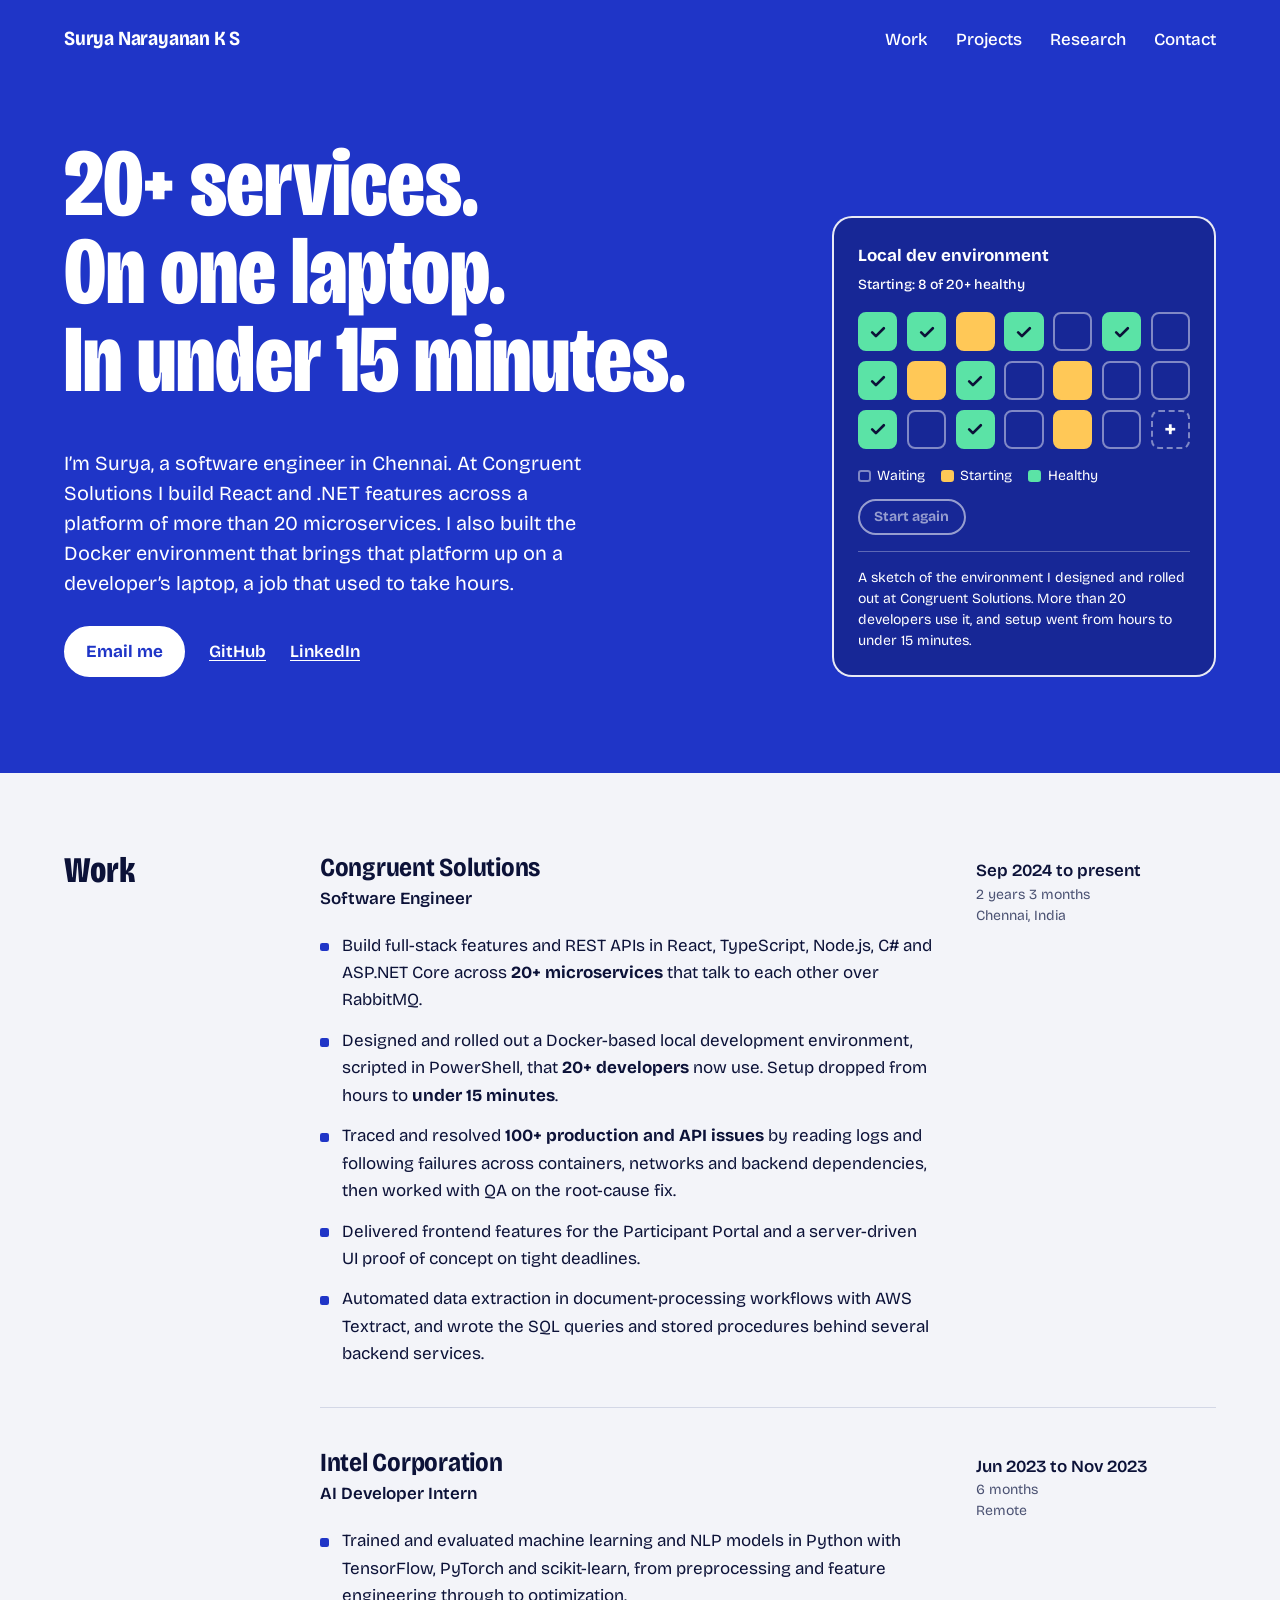
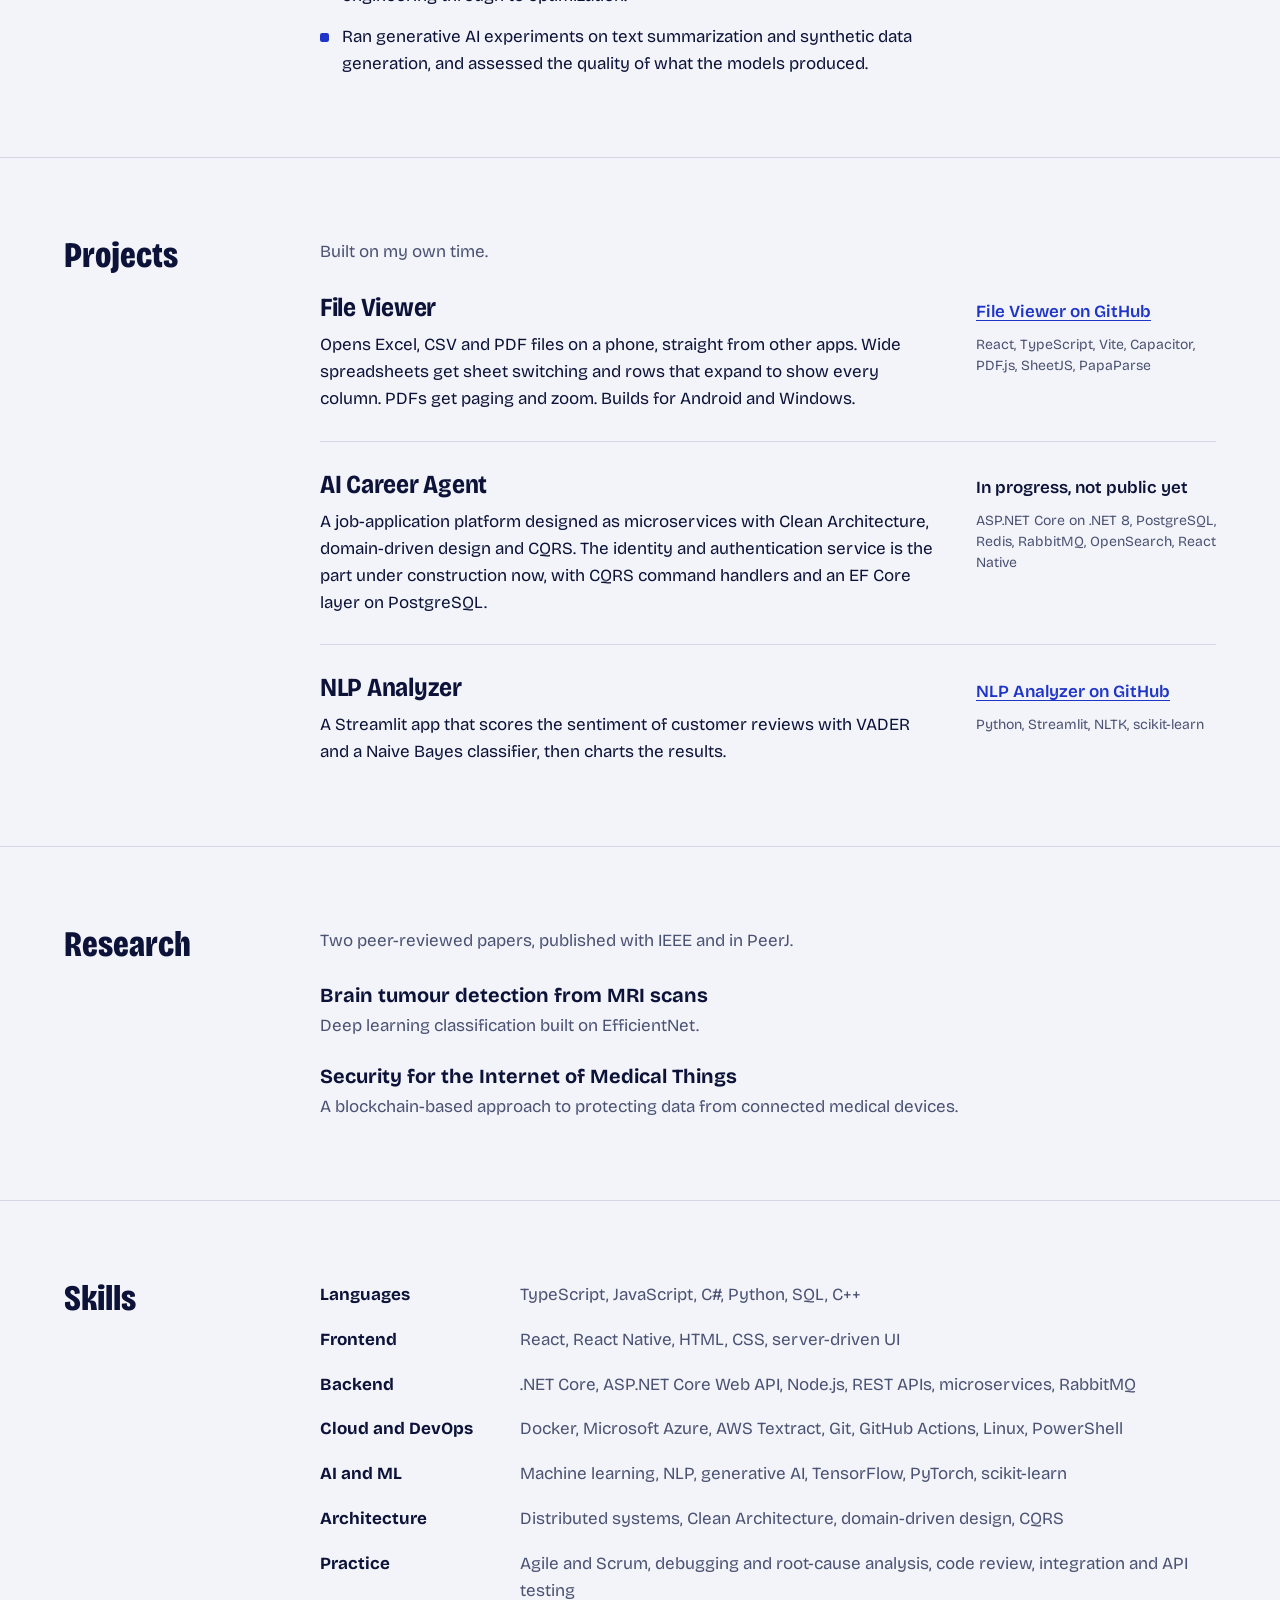
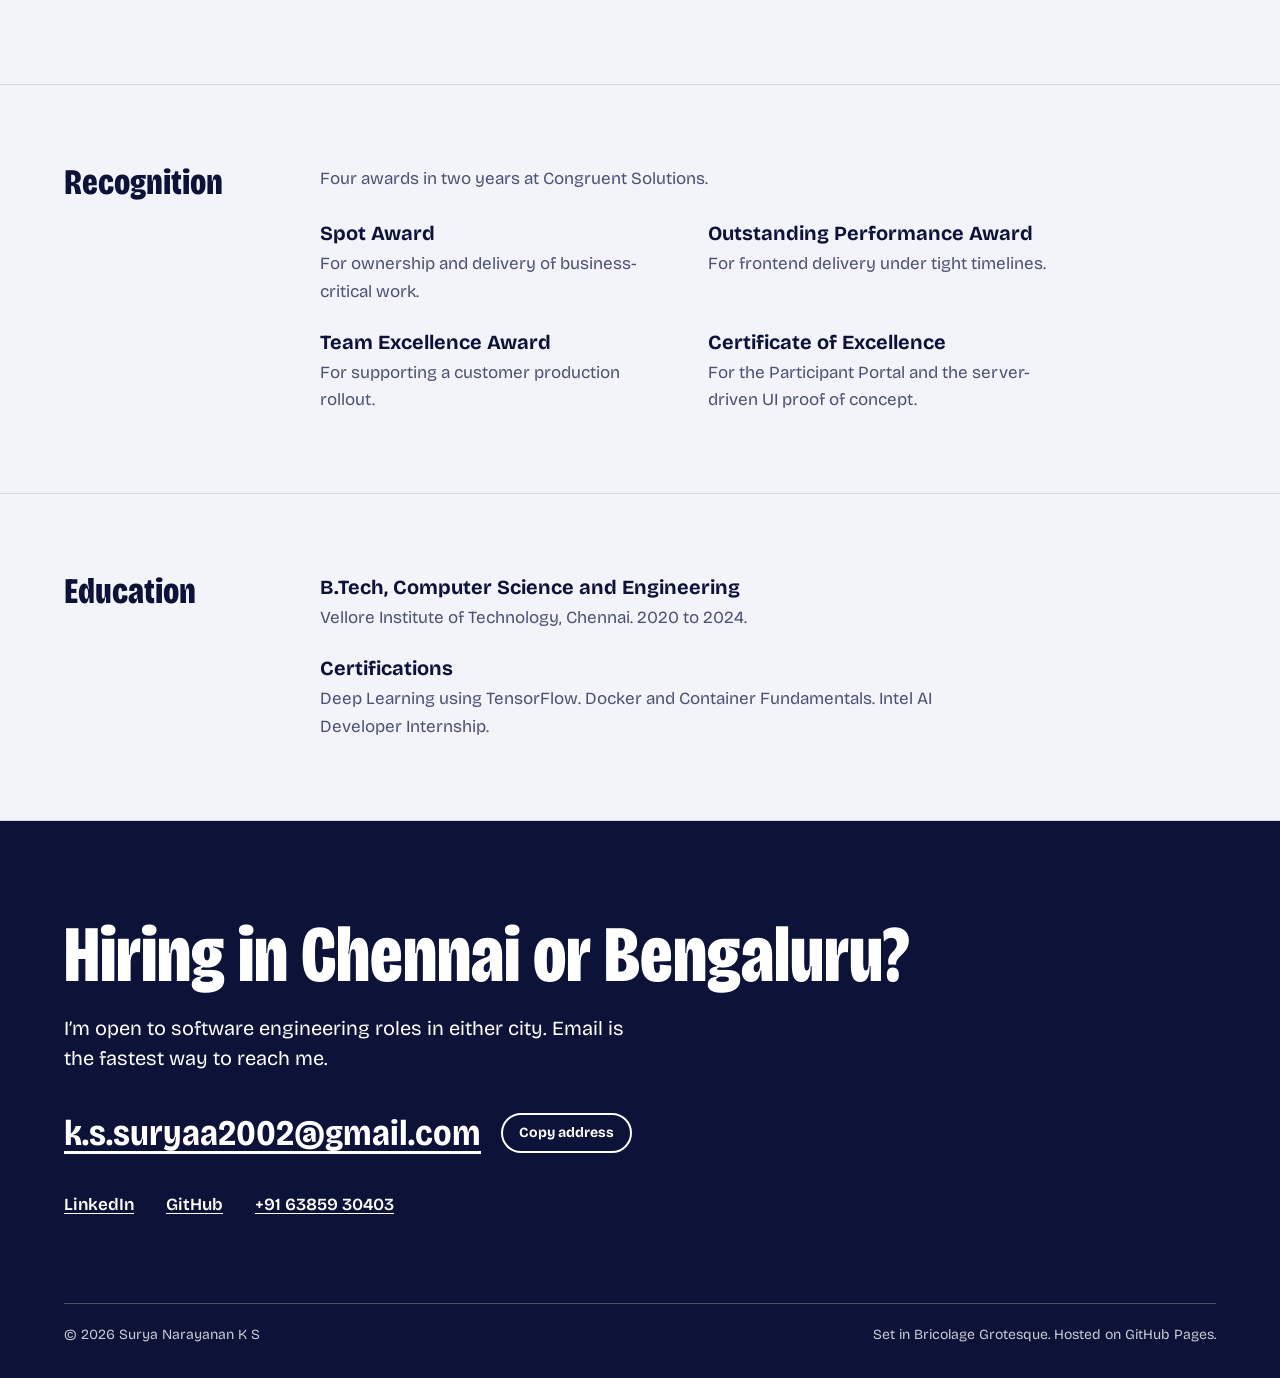
<file: index.html>
<!doctype html>
<html lang="en">
<head>
  <meta charset="utf-8">
  <meta name="viewport" content="width=device-width, initial-scale=1, viewport-fit=cover">
  <title>Surya Narayanan K S, software engineer in Chennai</title>
  <meta name="description" content="Full-stack software engineer in Chennai. React, TypeScript, Node.js and .NET on a platform of 20+ microservices, plus the Docker tooling that starts it on a laptop in under 15 minutes.">
  <meta name="author" content="Surya Narayanan K S">
  <meta name="theme-color" content="#1f35c7">
  <link rel="canonical" href="https://sn1502.github.io/surya-portfolio/">

  <meta property="og:type" content="profile">
  <meta property="og:title" content="Surya Narayanan K S, software engineer in Chennai">
  <meta property="og:description" content="Full-stack engineer working across React, Node.js and .NET on a platform of 20+ microservices.">
  <meta property="og:url" content="https://sn1502.github.io/surya-portfolio/">
  <meta property="og:image" content="https://sn1502.github.io/surya-portfolio/assets/og.png">
  <meta property="og:image:width" content="1200">
  <meta property="og:image:height" content="630">
  <meta name="twitter:card" content="summary_large_image">

  <link rel="icon" href="assets/favicon.svg" type="image/svg+xml">
  <link rel="preload" href="assets/fonts/bricolage-grotesque-latin.woff2" as="font" type="font/woff2" crossorigin>
  <link rel="stylesheet" href="assets/site.css">

  <script type="application/ld+json">
  {
    "@context": "https://schema.org",
    "@type": "Person",
    "name": "Surya Narayanan K S",
    "jobTitle": "Software Engineer",
    "url": "https://sn1502.github.io/surya-portfolio/",
    "email": "mailto:k.s.suryaa2002@gmail.com",
    "address": { "@type": "PostalAddress", "addressLocality": "Chennai", "addressCountry": "IN" },
    "worksFor": { "@type": "Organization", "name": "Congruent Solutions" },
    "alumniOf": { "@type": "CollegeOrUniversity", "name": "Vellore Institute of Technology, Chennai" },
    "knowsAbout": ["React", "TypeScript", "Node.js", "C#", ".NET", "ASP.NET Core", "Docker", "RabbitMQ", "Microsoft Azure", "Python", "Machine learning"],
    "sameAs": [
      "https://github.com/SN1502",
      "https://www.linkedin.com/in/surya-narayanan-kodavasal-swaminathan-b177851ba"
    ]
  }
  </script>
</head>
<body>
  <a class="skip" href="#work">Skip to work</a>

  <header class="hero">
    <div class="shell">
      <div class="masthead">
        <a class="masthead__name" href="#top" id="top">Surya Narayanan K S</a>
        <nav class="masthead__nav" aria-label="Sections">
          <ul>
            <li><a href="#work">Work</a></li>
            <li><a href="#projects">Projects</a></li>
            <li><a href="#research">Research</a></li>
            <li><a href="#contact">Contact</a></li>
          </ul>
        </nav>
      </div>

      <div class="hero__body">
        <div class="hero__lead">
          <h1 class="hero__claim">
            <span>20+ services.</span>
            <span>On one laptop.</span>
            <span>In under 15 minutes.</span>
          </h1>

          <p class="hero__intro">I’m Surya, a software engineer in Chennai. At Congruent Solutions I build React and .NET features across a platform of more than 20 microservices. I also built the Docker environment that brings that platform up on a developer’s laptop, a job that used to take hours.</p>
          <div class="hero__actions">
            <a class="button" href="mailto:k.s.suryaa2002@gmail.com">Email me</a>
            <a href="https://github.com/SN1502" rel="me noopener">GitHub</a>
            <a href="https://www.linkedin.com/in/surya-narayanan-kodavasal-swaminathan-b177851ba" rel="me noopener">LinkedIn</a>
          </div>
        </div>

        <figure class="board" id="board" aria-labelledby="board-title">
          <div class="board__head">
            <p class="board__title" id="board-title">Local dev environment</p>
            <p class="board__status" id="board-status" role="status">All services healthy</p>
          </div>

          <div class="board__grid" id="board-grid" aria-hidden="true">
            <div class="tile" data-state="healthy"></div>
            <div class="tile" data-state="healthy"></div>
            <div class="tile" data-state="healthy"></div>
            <div class="tile" data-state="healthy"></div>
            <div class="tile" data-state="healthy"></div>
            <div class="tile" data-state="healthy"></div>
            <div class="tile" data-state="healthy"></div>
            <div class="tile" data-state="healthy"></div>
            <div class="tile" data-state="healthy"></div>
            <div class="tile" data-state="healthy"></div>
            <div class="tile" data-state="healthy"></div>
            <div class="tile" data-state="healthy"></div>
            <div class="tile" data-state="healthy"></div>
            <div class="tile" data-state="healthy"></div>
            <div class="tile" data-state="healthy"></div>
            <div class="tile" data-state="healthy"></div>
            <div class="tile" data-state="healthy"></div>
            <div class="tile" data-state="healthy"></div>
            <div class="tile" data-state="healthy"></div>
            <div class="tile" data-state="healthy"></div>
            <div class="tile tile--more">+</div>
          </div>

          <div class="board__foot">
            <ul class="board__legend">
              <li><span class="swatch"></span>Waiting</li>
              <li><span class="swatch swatch--starting"></span>Starting</li>
              <li><span class="swatch swatch--healthy"></span>Healthy</li>
            </ul>
            <button class="board__replay" id="board-replay" type="button" hidden>Start again</button>
          </div>

          <figcaption class="board__note">A sketch of the environment I designed and rolled out at Congruent Solutions. More than 20 developers use it, and setup went from hours to under 15 minutes.</figcaption>
        </figure>
      </div>
    </div>
  </header>

  <main>
    <section class="section" id="work" aria-labelledby="work-title">
      <div class="shell section__grid">
        <h2 class="section__title" id="work-title">Work</h2>
        <div>
          <article class="role">
            <div class="role__head">
              <h3 class="role__org">Congruent Solutions</h3>
              <p class="role__title">Software Engineer</p>
            </div>
            <div class="role__meta">
              <p class="role__dates">Sep 2024 to present</p>
              <p><span data-since="2024-09">2 years 1 month</span></p>
              <p>Chennai, India</p>
            </div>
            <ul class="role__points">
              <li>Build full-stack features and REST APIs in React, TypeScript, Node.js, C# and ASP.NET Core across <strong>20+ microservices</strong> that talk to each other over RabbitMQ.</li>
              <li>Designed and rolled out a Docker-based local development environment, scripted in PowerShell, that <strong>20+ developers</strong> now use. Setup dropped from hours to <strong>under 15 minutes</strong>.</li>
              <li>Traced and resolved <strong>100+ production and API issues</strong> by reading logs and following failures across containers, networks and backend dependencies, then worked with QA on the root-cause fix.</li>
              <li>Delivered frontend features for the Participant Portal and a server-driven UI proof of concept on tight deadlines.</li>
              <li>Automated data extraction in document-processing workflows with AWS Textract, and wrote the SQL queries and stored procedures behind several backend services.</li>
            </ul>
          </article>

          <article class="role">
            <div class="role__head">
              <h3 class="role__org">Intel Corporation</h3>
              <p class="role__title">AI Developer Intern</p>
            </div>
            <div class="role__meta">
              <p class="role__dates">Jun 2023 to Nov 2023</p>
              <p>6 months</p>
              <p>Remote</p>
            </div>
            <ul class="role__points">
              <li>Trained and evaluated machine learning and NLP models in Python with TensorFlow, PyTorch and scikit-learn, from preprocessing and feature engineering through to optimization.</li>
              <li>Ran generative AI experiments on text summarization and synthetic data generation, and assessed the quality of what the models produced.</li>
            </ul>
          </article>
        </div>
      </div>
    </section>

    <section class="section" id="projects" aria-labelledby="projects-title">
      <div class="shell section__grid">
        <h2 class="section__title" id="projects-title">Projects</h2>
        <div>
          <p class="section__lede">Built on my own time.</p>

          <article class="project">
            <div>
              <h3 class="project__name">File Viewer</h3>
              <p class="project__what">Opens Excel, CSV and PDF files on a phone, straight from other apps. Wide spreadsheets get sheet switching and rows that expand to show every column. PDFs get paging and zoom. Builds for Android and Windows.</p>
            </div>
            <div class="project__meta">
              <a href="https://github.com/SN1502/file-viewer-app" rel="noopener">File Viewer on GitHub</a>
              <p>React, TypeScript, Vite, Capacitor, PDF.js, SheetJS, PapaParse</p>
            </div>
          </article>

          <article class="project">
            <div>
              <h3 class="project__name">AI Career Agent</h3>
              <p class="project__what">A job-application platform designed as microservices with Clean Architecture, domain-driven design and CQRS. The identity and authentication service is the part under construction now, with CQRS command handlers and an EF Core layer on PostgreSQL.</p>
            </div>
            <div class="project__meta">
              <p class="project__state">In progress, not public yet</p>
              <p>ASP.NET Core on .NET 8, PostgreSQL, Redis, RabbitMQ, OpenSearch, React Native</p>
            </div>
          </article>

          <article class="project">
            <div>
              <h3 class="project__name">NLP Analyzer</h3>
              <p class="project__what">A Streamlit app that scores the sentiment of customer reviews with VADER and a Naive Bayes classifier, then charts the results.</p>
            </div>
            <div class="project__meta">
              <a href="https://github.com/SN1502/NLP-analyzer" rel="noopener">NLP Analyzer on GitHub</a>
              <p>Python, Streamlit, NLTK, scikit-learn</p>
            </div>
          </article>
        </div>
      </div>
    </section>

    <section class="section" id="research" aria-labelledby="research-title">
      <div class="shell section__grid">
        <h2 class="section__title" id="research-title">Research</h2>
        <div>
          <p class="section__lede">Two peer-reviewed papers, published with IEEE and in PeerJ.</p>
          <ul class="entries">
            <li>
              <h3>Brain tumour detection from MRI scans</h3>
              <p>Deep learning classification built on EfficientNet.</p>
            </li>
            <li>
              <h3>Security for the Internet of Medical Things</h3>
              <p>A blockchain-based approach to protecting data from connected medical devices.</p>
            </li>
          </ul>
        </div>
      </div>
    </section>

    <section class="section" id="skills" aria-labelledby="skills-title">
      <div class="shell section__grid">
        <h2 class="section__title" id="skills-title">Skills</h2>
        <dl class="skills">
          <div>
            <dt>Languages</dt>
            <dd>TypeScript, JavaScript, C#, Python, SQL, C++</dd>
          </div>
          <div>
            <dt>Frontend</dt>
            <dd>React, React Native, HTML, CSS, server-driven UI</dd>
          </div>
          <div>
            <dt>Backend</dt>
            <dd>.NET Core, ASP.NET Core Web API, Node.js, REST APIs, microservices, RabbitMQ</dd>
          </div>
          <div>
            <dt>Cloud and DevOps</dt>
            <dd>Docker, Microsoft Azure, AWS Textract, Git, GitHub Actions, Linux, PowerShell</dd>
          </div>
          <div>
            <dt>AI and ML</dt>
            <dd>Machine learning, NLP, generative AI, TensorFlow, PyTorch, scikit-learn</dd>
          </div>
          <div>
            <dt>Architecture</dt>
            <dd>Distributed systems, Clean Architecture, domain-driven design, CQRS</dd>
          </div>
          <div>
            <dt>Practice</dt>
            <dd>Agile and Scrum, debugging and root-cause analysis, code review, integration and API testing</dd>
          </div>
        </dl>
      </div>
    </section>

    <section class="section" id="recognition" aria-labelledby="recognition-title">
      <div class="shell section__grid">
        <h2 class="section__title" id="recognition-title">Recognition</h2>
        <div>
          <p class="section__lede">Four awards in two years at Congruent Solutions.</p>
          <ul class="entries entries--pairs">
            <li>
              <h3>Spot Award</h3>
              <p>For ownership and delivery of business-critical work.</p>
            </li>
            <li>
              <h3>Outstanding Performance Award</h3>
              <p>For frontend delivery under tight timelines.</p>
            </li>
            <li>
              <h3>Team Excellence Award</h3>
              <p>For supporting a customer production rollout.</p>
            </li>
            <li>
              <h3>Certificate of Excellence</h3>
              <p>For the Participant Portal and the server-driven UI proof of concept.</p>
            </li>
          </ul>
        </div>
      </div>
    </section>

    <section class="section" id="education" aria-labelledby="education-title">
      <div class="shell section__grid">
        <h2 class="section__title" id="education-title">Education</h2>
        <ul class="entries">
          <li>
            <h3>B.Tech, Computer Science and Engineering</h3>
            <p>Vellore Institute of Technology, Chennai. 2020 to 2024.</p>
          </li>
          <li>
            <h3>Certifications</h3>
            <p>Deep Learning using TensorFlow. Docker and Container Fundamentals. Intel AI Developer Internship.</p>
          </li>
        </ul>
      </div>
    </section>
  </main>

  <footer class="closing" id="contact">
    <div class="shell">
      <h2 class="closing__title">Hiring in Chennai or Bengaluru?</h2>
      <p class="closing__lede">I’m open to software engineering roles in either city. Email is the fastest way to reach me.</p>

      <div class="closing__email">
        <a href="mailto:k.s.suryaa2002@gmail.com" id="email">k.s.suryaa2002@gmail.com</a>
        <button class="copy" id="copy-email" type="button" hidden>Copy address</button>
        <span class="copy__status" id="copy-status" role="status"></span>
      </div>

      <ul class="closing__links">
        <li><a href="https://www.linkedin.com/in/surya-narayanan-kodavasal-swaminathan-b177851ba" rel="me noopener">LinkedIn</a></li>
        <li><a href="https://github.com/SN1502" rel="me noopener">GitHub</a></li>
        <li><a href="tel:+916385930403">+91 63859 30403</a></li>
      </ul>

      <div class="colophon">
        <p>© <span id="year">2026</span> Surya Narayanan K S</p>
        <p>Set in Bricolage Grotesque. Hosted on GitHub Pages.</p>
      </div>
    </div>
  </footer>

  <script src="assets/site.js" defer></script>
</body>
</html>
</file>
<file: assets/site.css>
/* Surya Narayanan K S — portfolio
   One typeface (Bricolage Grotesque, variable: weight, width, optical size),
   one loud colour (cobalt), everything else quiet. */

@font-face {
  font-family: "Bricolage Grotesque";
  font-style: normal;
  font-display: swap;
  font-weight: 200 800;
  font-stretch: 75% 100%;
  src: url("fonts/bricolage-grotesque-latin.woff2") format("woff2");
}

:root {
  color-scheme: light dark;

  /* palette */
  --cobalt: #1f35c7;
  --cobalt-deep: #172796;
  --night: #0c1238;
  --mint: #5be3a6;
  --amber: #ffc857;

  /* roles (light) */
  --page: #f3f4f9;
  --text: #0c1238;
  --text-soft: #4b5273;
  --rule: #d3d7e6;
  --link: #1f35c7;
  --closing-ground: #0c1238;

  /* type */
  --font: "Bricolage Grotesque", "Segoe UI", system-ui, -apple-system, "Helvetica Neue", Arial, sans-serif;
  --step--1: 0.875rem;
  --step-0: 1.0625rem;
  --step-1: 1.25rem;
  --step-2: 1.625rem;
  --step-3: 2.25rem;

  /* space */
  --gutter: clamp(1rem, 4vw, 2.5rem);
  --measure: 62ch;
  --shell: 72rem;
}

@media (prefers-color-scheme: dark) {
  :root {
    --page: #090d29;
    --text: #e9ecfb;
    --text-soft: #a7afd2;
    --rule: #262f63;
    --link: #a8b7ff;
    --closing-ground: #121a4d;
  }
}

*,
*::before,
*::after {
  box-sizing: border-box;
}

html {
  -webkit-text-size-adjust: 100%;
  text-size-adjust: 100%;
  scroll-behavior: smooth;
}

body {
  margin: 0;
  background: var(--page);
  color: var(--text);
  font-family: var(--font);
  font-size: var(--step-0);
  font-weight: 400;
  line-height: 1.6;
  font-optical-sizing: auto;
  -webkit-font-smoothing: antialiased;
  text-rendering: optimizeLegibility;
}

h1,
h2,
h3,
p,
ul,
ol,
dl,
dd,
figure {
  margin: 0;
}

ul,
ol {
  padding: 0;
  list-style: none;
}

a {
  color: var(--link);
  text-decoration-thickness: 0.08em;
  text-underline-offset: 0.18em;
}

a:hover {
  text-decoration-thickness: 0.16em;
}

:focus-visible {
  outline: 3px solid var(--link);
  outline-offset: 3px;
  border-radius: 2px;
}

/* On the two coloured grounds the link colour would disappear. */
.hero :focus-visible,
.closing :focus-visible,
.skip:focus-visible {
  outline-color: var(--amber);
}

.shell {
  width: min(100% - 2 * var(--gutter), var(--shell));
  margin-inline: auto;
}

.skip {
  position: absolute;
  left: var(--gutter);
  top: -4rem;
  z-index: 10;
  padding: 0.6rem 1rem;
  background: var(--amber);
  color: var(--night);
  font-weight: 700;
  text-decoration: none;
}

.skip:focus {
  top: 0.75rem;
}

/* ------------------------------------------------------------------ hero */

.hero {
  background: var(--cobalt);
  color: #fff;
  padding-block: 1.25rem clamp(3rem, 8vw, 6rem);
}

.hero a {
  color: #fff;
}

.masthead {
  display: flex;
  flex-wrap: wrap;
  align-items: baseline;
  justify-content: space-between;
  gap: 0.5rem 2rem;
  padding-bottom: clamp(2.5rem, 7vw, 5rem);
}

.masthead__name {
  font-size: var(--step-1);
  font-weight: 700;
  font-stretch: 87%;
  letter-spacing: -0.01em;
  text-decoration: none;
}

.masthead__nav ul {
  display: flex;
  flex-wrap: wrap;
  gap: 0.25rem clamp(1rem, 4vw, 1.75rem);
}

.masthead__nav a {
  display: inline-block;
  padding-block: 0.4rem;
  font-weight: 500;
  text-decoration: none;
}

.masthead__nav a:hover {
  text-decoration: underline;
  text-decoration-thickness: 0.12em;
}

.hero__body {
  display: grid;
  gap: clamp(2.5rem, 5vw, 4rem);
}

/* The claim is sized from its own column, so the longest line always
   fills the width it has: phone, tablet, or beside the board. */
.hero__lead {
  container-type: inline-size;
}

.hero__claim {
  font-size: clamp(2.25rem, 11.8vw, 7.25rem);
  font-size: clamp(2.25rem, 13.6cqi, 7.25rem);
  font-weight: 800;
  font-stretch: 75%;
  line-height: 0.92;
  letter-spacing: 0;
}

.hero__claim span {
  display: block;
  white-space: nowrap;
}

.hero__intro {
  max-width: 34rem;
  margin-top: clamp(1.75rem, 4vw, 2.75rem);
  font-size: var(--step-1);
  line-height: 1.5;
}

.hero__actions {
  display: flex;
  flex-wrap: wrap;
  gap: 0.75rem 1.5rem;
  align-items: center;
  margin-top: 1.75rem;
}

.button {
  display: inline-flex;
  align-items: center;
  min-height: 2.875rem;
  padding: 0.6rem 1.25rem;
  border: 2px solid #fff;
  border-radius: 999px;
  background: #fff;
  color: var(--cobalt);
  font: inherit;
  font-weight: 700;
  text-decoration: none;
  cursor: pointer;
}

.hero .button {
  color: var(--cobalt);
}

.button:hover {
  background: var(--amber);
  border-color: var(--amber);
  color: var(--night);
}

.hero .button:hover {
  color: var(--night);
}

.hero__actions a:not(.button) {
  font-weight: 600;
}

/* ----------------------------------------------------------------- board */

.board {
  width: 100%;
  max-width: 26rem;
  padding: clamp(1rem, 3vw, 1.5rem);
  border: 2px solid rgb(255 255 255 / 0.9);
  border-radius: 1.25rem;
  background: var(--cobalt-deep);
}

.board__head {
  display: flex;
  flex-wrap: wrap;
  align-items: baseline;
  justify-content: space-between;
  gap: 0.25rem 1rem;
}

.board__title {
  font-size: var(--step-0);
  font-weight: 700;
}

.board__status {
  font-size: var(--step--1);
  font-weight: 500;
  font-variant-numeric: tabular-nums;
}

.board__grid {
  display: grid;
  grid-template-columns: repeat(7, minmax(0, 1fr));
  gap: clamp(0.35rem, 1.2vw, 0.6rem);
  margin-block: 1rem;
}

.tile {
  aspect-ratio: 1;
  border: 2px solid rgb(255 255 255 / 0.45);
  border-radius: 0.5rem;
  background: transparent;
  transition: background-color 0.15s ease, border-color 0.15s ease;
}

.tile[data-state="starting"] {
  border-color: var(--amber);
  background: var(--amber);
  animation: tile-pulse 0.7s ease-in-out infinite alternate;
}

.tile[data-state="healthy"] {
  border-color: var(--mint);
  background: var(--mint)
    url("data:image/svg+xml,%3Csvg xmlns='http://www.w3.org/2000/svg' viewBox='0 0 24 24' fill='none' stroke='%230c1238' stroke-width='3.2' stroke-linecap='round' stroke-linejoin='round'%3E%3Cpath d='M5 12.5l4.5 4.5L19 7.5'/%3E%3C/svg%3E")
    center / 56% no-repeat;
}

.tile--more {
  display: grid;
  place-items: center;
  border-style: dashed;
  font-size: clamp(1rem, 3vw, 1.5rem);
  font-weight: 700;
  line-height: 1;
}

@keyframes tile-pulse {
  from {
    opacity: 1;
  }
  to {
    opacity: 0.55;
  }
}

.board__foot {
  display: flex;
  flex-wrap: wrap;
  align-items: center;
  justify-content: space-between;
  gap: 0.75rem 1rem;
}

.board__legend {
  display: flex;
  flex-wrap: wrap;
  gap: 0.25rem 1rem;
  font-size: var(--step--1);
}

.board__legend li {
  display: flex;
  align-items: center;
  gap: 0.4rem;
}

.swatch {
  width: 0.8rem;
  height: 0.8rem;
  border: 2px solid rgb(255 255 255 / 0.45);
  border-radius: 0.2rem;
}

.swatch--starting {
  border-color: var(--amber);
  background: var(--amber);
}

.swatch--healthy {
  border-color: var(--mint);
  background: var(--mint);
}

.board__replay {
  min-height: 2.25rem;
  padding: 0.3rem 0.9rem;
  border: 2px solid #fff;
  border-radius: 999px;
  background: transparent;
  color: #fff;
  font: inherit;
  font-size: var(--step--1);
  font-weight: 700;
  cursor: pointer;
}

.board__replay:hover {
  background: #fff;
  color: var(--cobalt-deep);
}

.board__replay[disabled] {
  opacity: 0.55;
  cursor: default;
}

.board__note {
  margin-top: 1rem;
  padding-top: 0.9rem;
  border-top: 1px solid rgb(255 255 255 / 0.3);
  font-size: var(--step--1);
  line-height: 1.5;
}

/* -------------------------------------------------------------- sections */

.section {
  padding-block: clamp(2.75rem, 7vw, 5rem);
  border-bottom: 1px solid var(--rule);
}

.section__grid {
  display: grid;
  gap: 1.5rem;
}

.section__title {
  font-size: var(--step-3);
  font-weight: 800;
  font-stretch: 75%;
  line-height: 1;
  letter-spacing: 0;
}

.section__lede {
  max-width: var(--measure);
  margin-bottom: 1.75rem;
  color: var(--text-soft);
}

/* work */

.role + .role {
  margin-top: 2.5rem;
  padding-top: 2.5rem;
  border-top: 1px solid var(--rule);
}

.role {
  display: grid;
  gap: 0.6rem 2.5rem;
}

.role__org {
  font-size: var(--step-2);
  font-weight: 700;
  font-stretch: 87%;
  line-height: 1.15;
  letter-spacing: -0.01em;
}

.role__title {
  margin-top: 0.15rem;
  font-weight: 600;
}

.role__meta {
  color: var(--text-soft);
  font-size: var(--step--1);
  line-height: 1.5;
}

.role__dates {
  color: var(--text);
  font-size: var(--step-0);
  font-weight: 600;
  font-variant-numeric: tabular-nums;
}

.role__points {
  display: grid;
  gap: 0.85rem;
  max-width: var(--measure);
  margin-top: 0.65rem;
}

.role__points li {
  position: relative;
  padding-left: 1.4rem;
}

.role__points li::before {
  content: "";
  position: absolute;
  left: 0;
  top: 0.62em;
  width: 0.55rem;
  height: 0.55rem;
  border-radius: 0.14rem;
  background: var(--link);
}

.role__points strong {
  font-weight: 700;
}

/* projects */

.project {
  display: grid;
  gap: 0.75rem 2.5rem;
  padding-block: 1.75rem;
  border-top: 1px solid var(--rule);
}

.project:first-of-type {
  padding-top: 0;
  border-top: 0;
}

.project:last-of-type {
  padding-bottom: 0;
}

.project__name {
  font-size: var(--step-2);
  font-weight: 700;
  font-stretch: 87%;
  line-height: 1.15;
  letter-spacing: -0.01em;
}

.project__what {
  max-width: var(--measure);
  margin-top: 0.5rem;
}

.project__meta {
  display: grid;
  gap: 0.6rem;
  align-content: start;
  color: var(--text-soft);
  font-size: var(--step--1);
  line-height: 1.5;
}

.project__meta a {
  font-size: var(--step-0);
  font-weight: 600;
}

.project__state {
  color: var(--text);
  font-size: var(--step-0);
  font-weight: 600;
}

/* research, recognition */

.entries {
  display: grid;
  gap: 1.5rem;
  max-width: var(--measure);
}

.entries h3 {
  font-size: var(--step-1);
  font-weight: 700;
  line-height: 1.3;
}

.entries p {
  margin-top: 0.25rem;
  color: var(--text-soft);
}

/* skills */

.skills {
  display: grid;
  gap: 1.1rem;
}

.skills div {
  display: grid;
  gap: 0.1rem 1.5rem;
}

.skills dt {
  font-weight: 700;
}

.skills dd {
  color: var(--text-soft);
}

/* --------------------------------------------------------------- closing */

.closing {
  background: var(--closing-ground);
  color: #fff;
  padding-block: clamp(3rem, 8vw, 6rem) 2rem;
}

.closing a {
  color: #fff;
}

.closing__title {
  font-size: clamp(2.25rem, 7.5vw, 5rem);
  font-weight: 800;
  font-stretch: 75%;
  line-height: 0.95;
  letter-spacing: 0;
}

.closing__lede {
  max-width: 36rem;
  margin-top: 1.25rem;
  font-size: var(--step-1);
  line-height: 1.5;
}

.closing__email {
  display: flex;
  flex-wrap: wrap;
  align-items: center;
  gap: 0.75rem 1.25rem;
  margin-top: 2rem;
}

.closing__email a {
  font-size: clamp(1.2rem, 4.6vw, 2.25rem);
  font-weight: 700;
  font-stretch: 87%;
  overflow-wrap: anywhere;
}

.copy {
  min-height: 2.5rem;
  padding: 0.35rem 1rem;
  border: 2px solid #fff;
  border-radius: 999px;
  background: transparent;
  color: #fff;
  font: inherit;
  font-size: var(--step--1);
  font-weight: 700;
  cursor: pointer;
}

.copy:hover {
  background: #fff;
  color: var(--night);
}

.closing__links {
  display: flex;
  flex-wrap: wrap;
  gap: 0.5rem 2rem;
  margin-top: 1.5rem;
  font-weight: 600;
}

.closing__links a {
  display: inline-block;
  padding-block: 0.3rem;
}

.colophon {
  display: flex;
  flex-wrap: wrap;
  justify-content: space-between;
  gap: 0.25rem 2rem;
  margin-top: clamp(3rem, 8vw, 5rem);
  padding-top: 1.25rem;
  border-top: 1px solid rgb(255 255 255 / 0.25);
  color: rgb(255 255 255 / 0.78);
  font-size: var(--step--1);
}

/* ---------------------------------------------------------------- wider */

@media (min-width: 48rem) {
  .role {
    grid-template-columns: minmax(0, 1fr) minmax(11rem, 15rem);
    grid-template-areas:
      "head meta"
      "points meta";
  }

  .role__head {
    grid-area: head;
  }

  .role__meta {
    grid-area: meta;
    padding-top: 0.35rem;
  }

  .role__points {
    grid-area: points;
  }

  .project {
    grid-template-columns: minmax(0, 1fr) minmax(11rem, 15rem);
  }

  .project__meta {
    padding-top: 0.35rem;
  }

  .entries--pairs {
    grid-template-columns: repeat(2, minmax(0, 1fr));
    gap: 1.5rem 2.5rem;
    max-width: 46rem;
  }

  .skills div {
    grid-template-columns: 11rem minmax(0, 1fr);
  }
}

@media (min-width: 62rem) {
  .hero__body {
    grid-template-columns: minmax(0, 1fr) minmax(20rem, 24rem);
    align-items: end;
  }

  .section__grid {
    grid-template-columns: 13rem minmax(0, 1fr);
    gap: 3rem;
  }

  .section__title {
    position: sticky;
    top: 1.5rem;
    align-self: start;
  }
}

/* --------------------------------------------------------- motion, print */

@media (prefers-reduced-motion: reduce) {
  html {
    scroll-behavior: auto;
  }

  .tile {
    transition: none;
  }

  .tile[data-state="starting"] {
    animation: none;
  }
}

@media print {
  :root {
    --page: #fff;
    --text: #000;
    --text-soft: #333;
    --rule: #bbb;
    --link: #000;
  }

  body {
    font-size: 10.5pt;
  }

  .hero,
  .closing {
    background: none;
    color: #000;
    padding-block: 0 1rem;
  }

  .hero a,
  .closing a {
    color: #000;
  }

  .masthead__nav,
  .board,
  .hero__actions,
  .copy,
  .skip {
    display: none;
  }

  .masthead {
    padding-bottom: 1rem;
  }

  .hero__claim {
    font-size: 30pt;
  }

  .closing__title {
    font-size: 20pt;
  }

  .section {
    padding-block: 1rem;
  }

  .role,
  .project {
    break-inside: avoid;
  }

  .colophon {
    color: #333;
    border-color: #bbb;
  }
}
</file>
